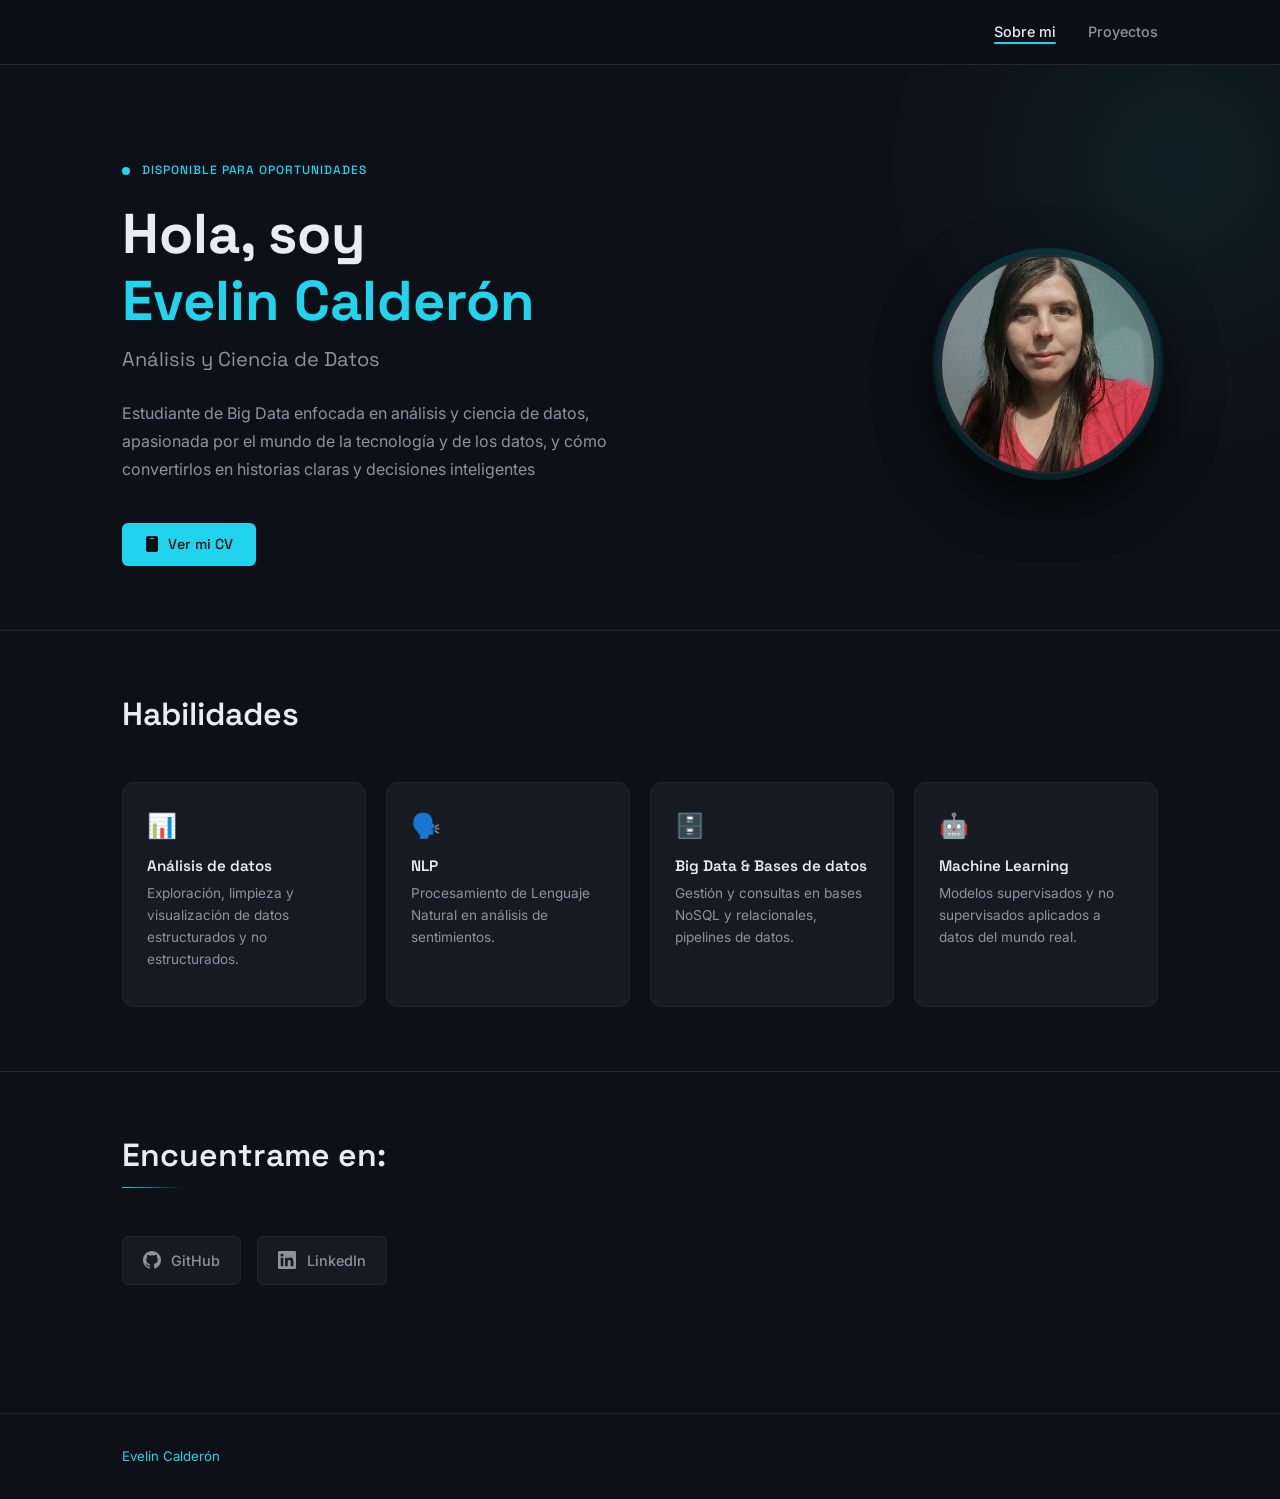
<file: index.html>
<!DOCTYPE html>
<html lang="es">
<head>
  <meta charset="UTF-8" />
  <meta name="viewport" content="width=device-width, initial-scale=1.0" />
  <title>Evelin Calderón — Data Scientist</title>
  <link rel="stylesheet" href="styles.css" />
</head>
<body>

  <!-- ========== NAVBAR ========== -->
  <nav class="navbar">
    <div class="container">
      <a href="index.html" class="nav-logo">
      </a>
      <ul class="nav-links">
        <li><a href="index.html" class="active">Sobre mi</a></li>
        <li><a href="proyectos.html">Proyectos</a></li>
      </ul>
    </div>
  </nav>

  <!-- ========== HERO ========== -->
  <section class="hero">
    <div class="container">
      <div class="hero-inner">
        <div>
          <div class="hero-eyebrow">
            <span class="dot"></span>
            <span class="label-code">disponible para oportunidades</span>
          </div>

          <h1>
            Hola, soy<br>
            <span class="accent">Evelin Calderón</span>
          </h1>

          <p class="hero-role">
            Análisis y Ciencia de Datos
          </p>

          <p class="hero-bio">
            Estudiante de Big Data enfocada en análisis y ciencia de datos, apasionada por el mundo de la 
            tecnología y de los datos, y cómo convertirlos en historias claras y decisiones inteligentes
          </p>

          <div class="hero-actions">
            <a href="https://drive.google.com/file/d/1SoxN4T8nd9CehnZguP4x5oSn576k_mSz/view?usp=sharing" 
              target="_blank" 
              rel="noopener" 
              class="btn btn-primary">
              <svg xmlns="http://www.w3.org/2000/svg" width="16" height="16" fill="currentColor" viewBox="0 0 16 16">
                <path d="M2 2a2 2 0 0 1 2-2h8a2 2 0 0 1 2 2v12a2 2 0 0 1-2 2H4a2 2 0 0 1-2-2V2zm4.5 0a.5.5 0 0 0 0 1h3a.5.5 0 0 0 0-1h-3z"/>
              </svg>
              Ver mi CV
            </a>
          </div>
        </div>

        <div class="avatar-placeholder">
          <svg xmlns="http://www.w3.org/2000/svg" fill="currentColor" viewBox="0 0 16 16">
            <img src="Captura de pantalla 2026-03-30 173824.jpg" alt="Evelin Calderón" class="hero-avatar" />
          </svg>
        </div>
      </div>
    </div>
  </section>

  <!-- ========== HABILIDADES ========== -->
  <section class="skills-section">
    <div class="container">
      <div class="section-header">
        <h2>Habilidades</h2>
      </div>

      <div class="skills-grid">
        <div class="skill-card fade-in">
          <div class="skill-card-icon">📊</div>
          <h3>Análisis de datos</h3>
          <p style="font-size:0.85rem; color:var(--text-secondary);">Exploración, limpieza y visualización de datos estructurados y no estructurados.</p>
          <div class="skill-tags">
          </div>
        </div>

        <div class="skill-card fade-in">
          <div class="skill-card-icon">🗣️</div>
          <h3>NLP</h3>
          <p style="font-size:0.85rem; color:var(--text-secondary);">Procesamiento de Lenguaje Natural en análisis de sentimientos.</p>
          <div class="skill-tags">
          </div>
        </div>

        <div class="skill-card fade-in">
          <div class="skill-card-icon">🗄️</div>
          <h3>Big Data & Bases de datos</h3>
          <p style="font-size:0.85rem; color:var(--text-secondary);">Gestión y consultas en bases NoSQL y relacionales, pipelines de datos.</p>
          <div class="skill-tags">
          </div>
        </div>

        <div class="skill-card fade-in">
          <div class="skill-card-icon">🤖</div>
          <h3>Machine Learning</h3>
          <p style="font-size:0.85rem; color:var(--text-secondary);">Modelos supervisados y no supervisados aplicados a datos del mundo real.</p>
          <div class="skill-tags">
          </div>
        </div>

      </div>
    </div>
  </section>

  <!-- ========== REDES SOCIALES ========== -->
  <section class="social-section">
    <div class="container">
      <div class="section-header">
        <h2>Encuentrame en:</h2>
        <div class="section-divider"></div>
      </div>

      <div class="social-grid">
        <!-- GitHub -->
        <a href="https://github.com/evecalderonrojas" target="_blank" rel="noopener" class="social-link">
          <svg viewBox="0 0 24 24" fill="currentColor">
            <path d="M12 0C5.37 0 0 5.37 0 12c0 5.3 3.438 9.8 8.205 11.385.6.113.82-.258.82-.577v-2.165c-3.338.726-4.033-1.416-4.033-1.416-.546-1.387-1.333-1.756-1.333-1.756-1.089-.745.083-.729.083-.729 1.205.084 1.839 1.237 1.839 1.237 1.07 1.834 2.807 1.304 3.492.997.107-.775.418-1.305.762-1.604-2.665-.305-5.467-1.334-5.467-5.931 0-1.311.469-2.381 1.236-3.221-.124-.303-.535-1.524.117-3.176 0 0 1.008-.322 3.301 1.23A11.509 11.509 0 0 1 12 5.803c1.02.005 2.047.138 3.006.404 2.291-1.552 3.297-1.23 3.297-1.23.653 1.653.242 2.874.118 3.176.77.84 1.235 1.911 1.235 3.221 0 4.609-2.807 5.624-5.479 5.921.43.372.823 1.102.823 2.222v3.293c0 .319.192.694.801.576C20.566 21.797 24 17.3 24 12c0-6.63-5.37-12-12-12z"/>
          </svg>
          GitHub
        </a>

        <!-- LinkedIn -->
        <a href="https://www.linkedin.com/in/evelincalderonrojas/" target="_blank" rel="noopener" class="social-link">
          <svg viewBox="0 0 24 24" fill="currentColor">
            <path d="M20.447 20.452h-3.554v-5.569c0-1.328-.027-3.037-1.852-3.037-1.853 0-2.136 1.445-2.136 2.939v5.667H9.351V9h3.414v1.561h.046c.477-.9 1.637-1.85 3.37-1.85 3.601 0 4.267 2.37 4.267 5.455v6.286zM5.337 7.433a2.062 2.062 0 0 1-2.063-2.065 2.064 2.064 0 1 1 2.063 2.065zm1.782 13.019H3.555V9h3.564v11.452zM22.225 0H1.771C.792 0 0 .774 0 1.729v20.542C0 23.227.792 24 1.771 24h20.451C23.2 24 24 23.227 24 22.271V1.729C24 .774 23.2 0 22.222 0h.003z"/>
          </svg>
          LinkedIn
        </a>

        
      </div>
    </div>
  </section>

  <!-- ========== FOOTER ========== -->
  <footer>
    <div class="container">
      <div class="footer-inner">
        <p class="footer-copy">
          <span>Evelin Calderón</span> 
        </p>
      </div>
    </div>
  </footer>

  <script>
    // Scroll reveal
    const observer = new IntersectionObserver((entries) => {
      entries.forEach(e => { if (e.isIntersecting) e.target.classList.add('visible'); });
    }, { threshold: 0.1 });
    document.querySelectorAll('.fade-in').forEach(el => observer.observe(el));
  </script>

</body>
</html>
</file>
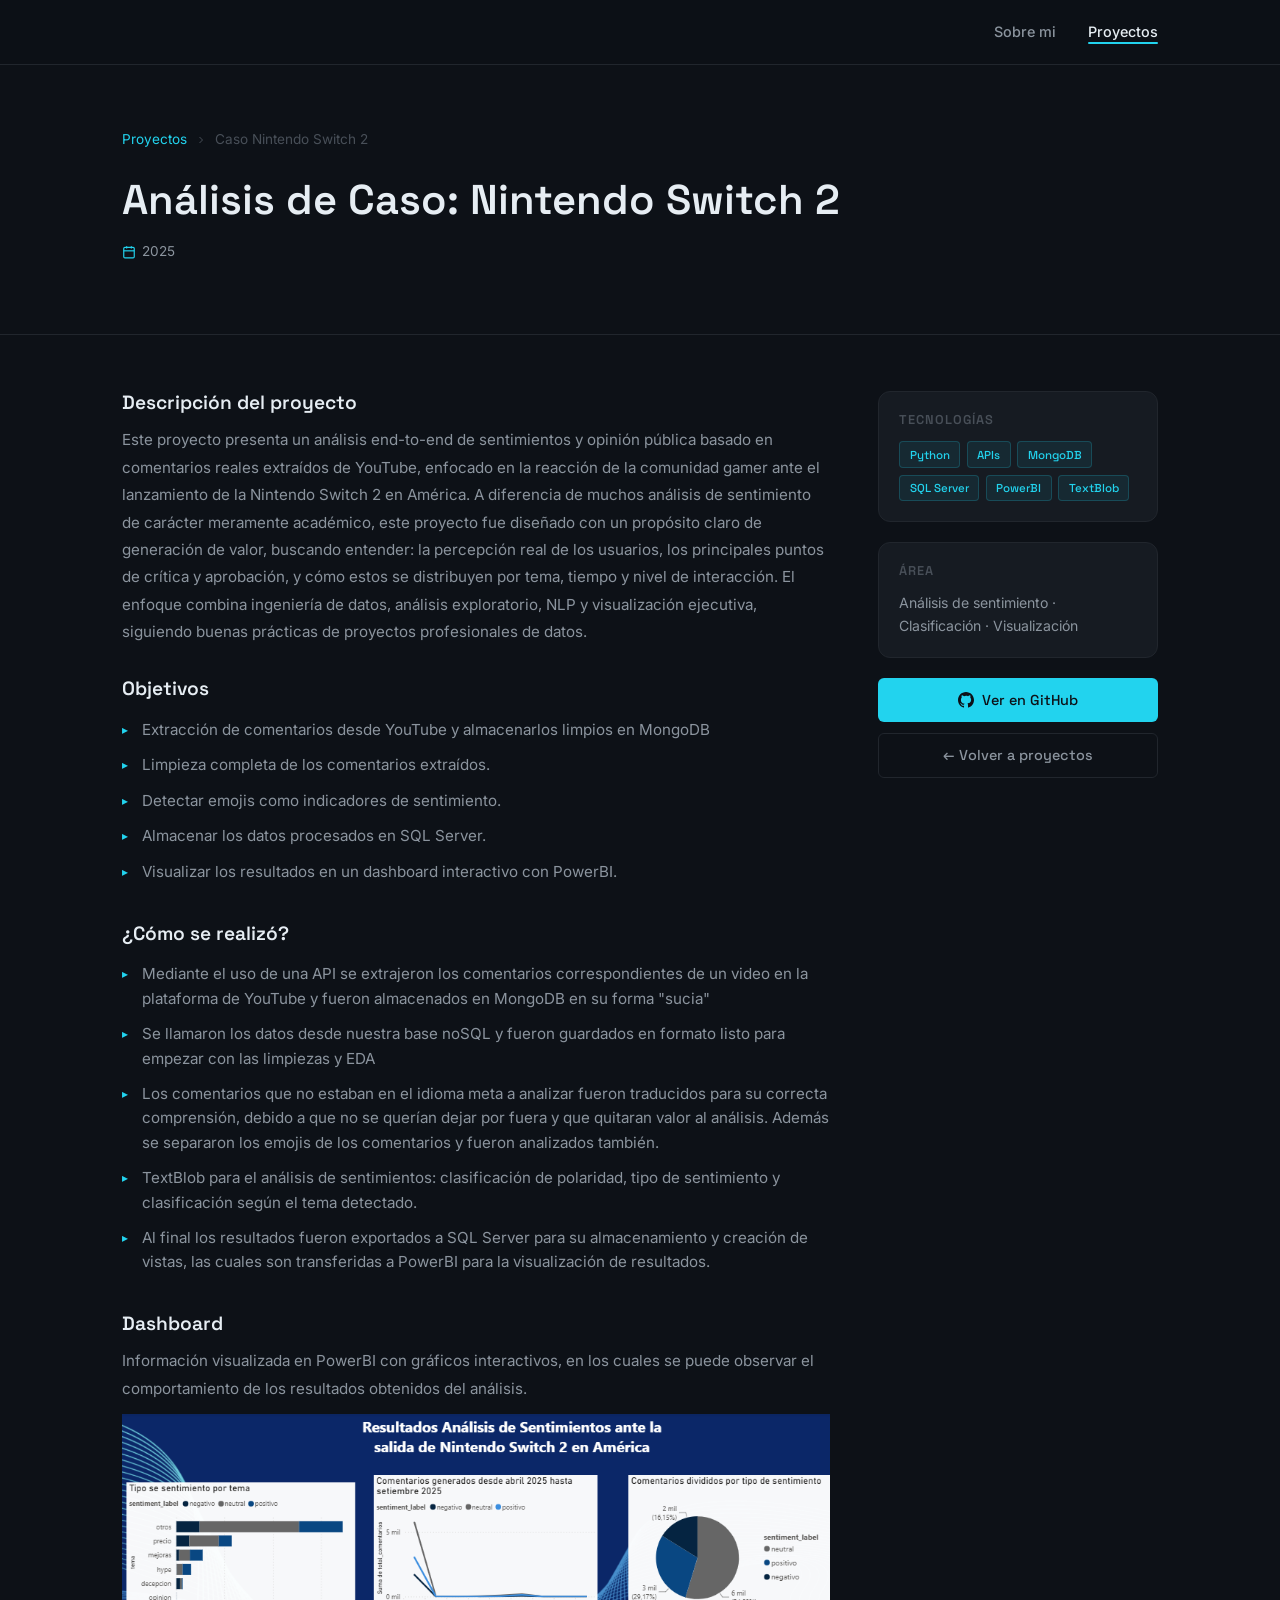
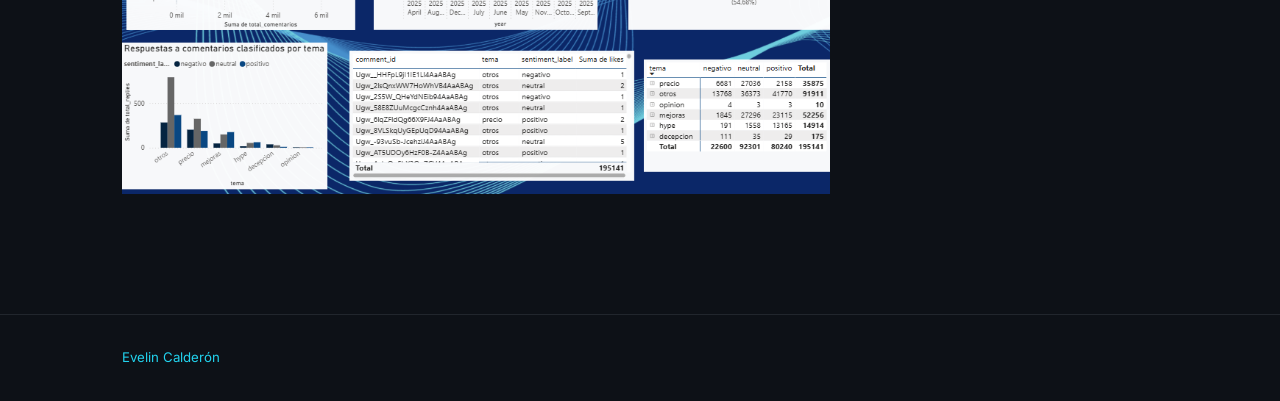
<file: proyecto-analisis-nintendo.html>
<!DOCTYPE html>
<html lang="es">
<head>
  <meta charset="UTF-8" />
  <meta name="viewport" content="width=device-width, initial-scale=1.0" />
  <title>Análisis de reseñas turísticas — Evelin Calderón</title>
  <link rel="stylesheet" href="styles.css" />
</head>
<body>

  <nav class="navbar">
    <div class="container">
      <a href="index.html" class="nav-logo"></a>
      <ul class="nav-links">
        <li><a href="index.html">Sobre mi</a></li>
        <li><a href="proyectos.html" class="active">Proyectos</a></li>
      </ul>
    </div>
  </nav>

  <!-- ========== DETAIL HERO ========== -->
  <div class="project-detail-hero">
    <div class="container">
      <nav class="breadcrumb">
        <a href="proyectos.html">Proyectos</a>
        <svg viewBox="0 0 24 24" fill="none" stroke="currentColor" stroke-width="2"><path d="M9 18l6-6-6-6"/></svg>
        <span>Caso Nintendo Switch 2</span>
      </nav>

      
      <h1>Análisis de Caso: Nintendo Switch 2</h1>

      <div class="project-meta">
        <div class="meta-item">
          <svg viewBox="0 0 24 24" fill="none" stroke="currentColor" stroke-width="2"><rect x="3" y="4" width="18" height="18" rx="2" ry="2"/><line x1="16" y1="2" x2="16" y2="6"/><line x1="8" y1="2" x2="8" y2="6"/><line x1="3" y1="10" x2="21" y2="10"/></svg>
          2025
        </div>
      </div>
    </div>
  </div>

  <!-- ========== BODY ========== -->
  <div class="project-detail-body">
    <div class="container">
      <div class="detail-layout">

        <!-- CONTENIDO PRINCIPAL -->
        <div class="detail-content">
          <h2>Descripción del proyecto</h2>
          <p>
            Este proyecto presenta un análisis end-to-end de sentimientos y opinión pública basado en comentarios reales extraídos de YouTube, 
            enfocado en la reacción de la comunidad gamer ante el lanzamiento de la Nintendo Switch 2 en América.
            
            A diferencia de muchos análisis de sentimiento de carácter meramente académico, este proyecto fue diseñado con un propósito claro de generación de valor, buscando entender: 
            la percepción real de los usuarios, los principales puntos de crítica y aprobación, y cómo estos se distribuyen por tema, tiempo y nivel de interacción.
            
            El enfoque combina ingeniería de datos, análisis exploratorio, NLP y visualización ejecutiva, siguiendo buenas prácticas de proyectos profesionales de datos.
          </p>

          <h2>Objetivos</h2>
          <ul>
            <li>Extracción de comentarios desde YouTube y almacenarlos limpios en MongoDB</li>
            <li>Limpieza completa de los comentarios extraídos.</li>
            <li>Detectar emojis como indicadores de sentimiento.</li>
            <li>Almacenar los datos procesados en SQL Server.</li>
            <li>Visualizar los resultados en un dashboard interactivo con PowerBI.</li>
          </ul>

          <h2>¿Cómo se realizó?</h2>
          <ul>
            <li>Mediante el uso de una API se extrajeron los comentarios correspondientes de un video en la plataforma de YouTube y fueron almacenados
              en MongoDB en su forma "sucia"
            </li> 
            <li>Se llamaron los datos desde nuestra base noSQL y fueron guardados en formato listo para empezar con las limpiezas y EDA</li>
            <li>Los comentarios que no estaban en el idioma meta a analizar fueron traducidos para su correcta comprensión, 
              debido a que no se querían dejar por fuera y que quitaran valor al análisis. Además se separaron los emojis de los 
              comentarios y fueron analizados también.
            </li>
            <li>TextBlob para el análisis de sentimientos: clasificación de polaridad, tipo de sentimiento y clasificación según el tema detectado.</li>
            <li>Al final los resultados fueron exportados a SQL Server para su almacenamiento y creación de 
              vistas, las cuales son transferidas a PowerBI para la visualización de resultados.
            </li>
          </ul>

          <h2>Dashboard</h2>
          <p>
            Información visualizada en PowerBI con gráficos interactivos, en los cuales se puede observar el
            comportamiento de los resultados obtenidos del análisis. 
          </p>

          <img src="Captura de pantalla 2026-06-19 220308.png" />

          
        </div>

        <!-- SIDEBAR -->
        <aside class="detail-sidebar">
          <div class="sidebar-card">
            <h4>Tecnologías</h4>
            <div class="tag-list">
              <span class="tag">Python</span>
              <span class="tag">APIs</span>
              <span class="tag">MongoDB</span>
              <span class="tag">SQL Server</span>
              <span class="tag">PowerBI</span>
              <span class="tag">TextBlob</span>
            </div>
          </div>

          <div class="sidebar-card">
            <h4>Área</h4>
            <p style="font-size:0.88rem; color:var(--text-secondary);">Análisis de sentimiento · Clasificación · Visualización</p>
          </div>

          <div class="sidebar-actions">
            <a href="https://github.com/EveCalderonRojas/AnalisisSentimientosYT" target="_blank" class="btn btn-primary">
              <svg viewBox="0 0 24 24" fill="currentColor" width="16" height="16"><path d="M12 0C5.37 0 0 5.37 0 12c0 5.3 3.438 9.8 8.205 11.385.6.113.82-.258.82-.577v-2.165c-3.338.726-4.033-1.416-4.033-1.416-.546-1.387-1.333-1.756-1.333-1.756-1.089-.745.083-.729.083-.729 1.205.084 1.839 1.237 1.839 1.237 1.07 1.834 2.807 1.304 3.492.997.107-.775.418-1.305.762-1.604-2.665-.305-5.467-1.334-5.467-5.931 0-1.311.469-2.381 1.236-3.221-.124-.303-.535-1.524.117-3.176 0 0 1.008-.322 3.301 1.23A11.509 11.509 0 0 1 12 5.803c1.02.005 2.047.138 3.006.404 2.291-1.552 3.297-1.23 3.297-1.23.653 1.653.242 2.874.118 3.176.77.84 1.235 1.911 1.235 3.221 0 4.609-2.807 5.624-5.479 5.921.43.372.823 1.102.823 2.222v3.293c0 .319.192.694.801.576C20.566 21.797 24 17.3 24 12c0-6.63-5.37-12-12-12z"/></svg>
              Ver en GitHub
            </a>
            <a href="proyectos.html" class="btn btn-ghost">← Volver a proyectos</a>
          </div>
        </aside>

      </div>
    </div>
  </div>

  <footer>
    <div class="container">
      <div class="footer-inner">
        <p class="footer-copy"><span>Evelin Calderón</span></p>
        <div class="footer-links">
        </div>
      </div>
    </div>
  </footer>

</body>
</html>
</file>
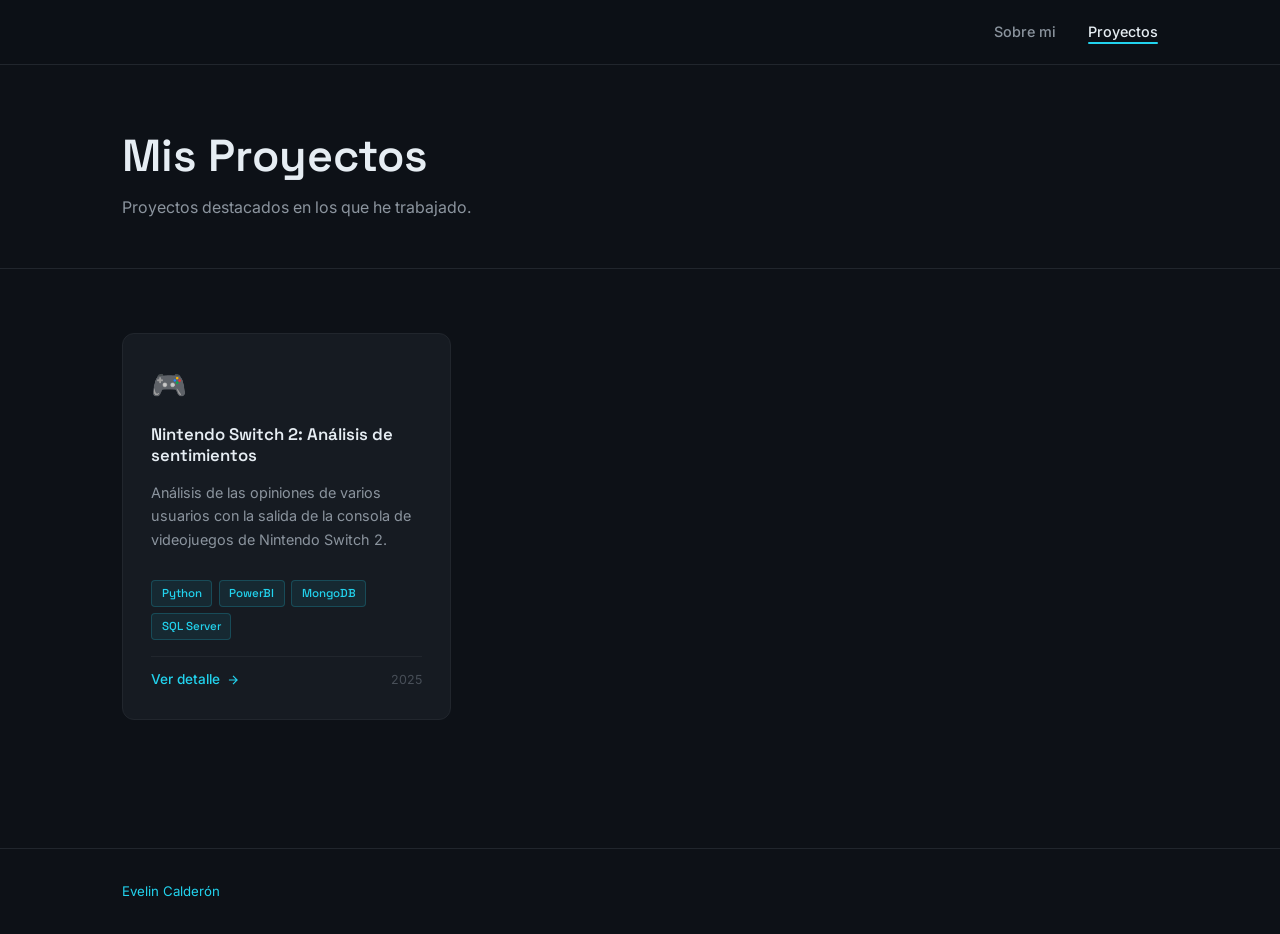
<file: proyectos.html>
<!DOCTYPE html>
<html lang="es">
<head>
  <meta charset="UTF-8" />
  <meta name="viewport" content="width=device-width, initial-scale=1.0" />
  <title>Proyectos — Evelin Calderón</title>
  <link rel="stylesheet" href="styles.css" />
</head>
<body>

  <!-- ========== NAVBAR ========== -->
  <nav class="navbar">
    <div class="container">
      <a href="index.html" class="nav-logo"></a>
      <ul class="nav-links">
        <li><a href="index.html">Sobre mi</a></li>
        <li><a href="proyectos.html" class="active">Proyectos</a></li>
      </ul>
    </div>
  </nav>

  <!-- ========== PAGE HERO ========== -->
  <div class="page-hero">
    <div class="container">
      <h1>Mis Proyectos</h1>
      <p>Proyectos destacados en los que he trabajado.</p>
    </div>
  </div>

  <!-- ========== GRID DE PROYECTOS ========== -->
  <section class="projects-section">
    <div class="container">
      <div class="projects-grid">

        
        <!-- PROYECTO 1 — placeholder para TFG -->
        <a href="proyecto-analisis-nintendo.html" class="project-card fade-in">
          <div class="project-card-top">
            <span class="project-icon">🎮</span>
          </div>
          <h3>Nintendo Switch 2: Análisis de sentimientos</h3>
          <p>
            Análisis de las opiniones de varios usuarios con la salida de la consola de videojuegos
            de Nintendo Switch 2.
          </p>
          <div class="skill-tags">
            <span class="tag">Python</span>
            <span class="tag">PowerBI</span>
            <span class="tag">MongoDB</span>
            <span class="tag">SQL Server</span>
          </div>
          <div class="project-card-footer">
            <span class="project-link">
              Ver detalle
              <svg viewBox="0 0 24 24" fill="none" stroke="currentColor" stroke-width="2"><path d="M5 12h14M12 5l7 7-7 7"/></svg>
            </span>
            <span style="font-size:0.78rem; color:var(--text-muted);">2025</span>
          </div>
        </a>

      </div>
    </div>
  </section>

  <!-- ========== FOOTER ========== -->
  <footer>
    <div class="container">
      <div class="footer-inner">
        <p class="footer-copy"><span>Evelin Calderón</span></p>
        <div class="footer-links">
        </div>
      </div>
    </div>
  </footer>

  <script>
    const observer = new IntersectionObserver((entries) => {
      entries.forEach(e => { if (e.isIntersecting) e.target.classList.add('visible'); });
    }, { threshold: 0.1 });
    document.querySelectorAll('.fade-in').forEach(el => observer.observe(el));
  </script>

</body>
</html>
</file>
<file: styles.css>
/* ============================================================
   PORTAFOLIO — Evelin Calderón
   Paleta: Dark (#0D1117) + Cyan (#22D3EE)
   Tipografía: Space Grotesk + Inter
   ============================================================ */

@import url('https://fonts.googleapis.com/css2?family=Space+Grotesk:wght@300;400;500;600;700&family=Inter:wght@300;400;500;600&display=swap');

/* ---- TOKENS ---- */
:root {
  --bg-base:       #0D1117;
  --bg-surface:    #161B22;
  --bg-elevated:   #1C2333;
  --border:        #21262D;
  --text-primary:  #E6EDF3;
  --text-secondary:#8B949E;
  --text-muted:    #484F58;
  --accent:        #22D3EE;
  --accent-dark:   #0891B2;
  --accent-glow:   rgba(34, 211, 238, 0.15);
  --accent-subtle: rgba(34, 211, 238, 0.08);
  --danger:        #F85149;
  --success:       #3FB950;

  --font-display: 'Space Grotesk', sans-serif;
  --font-body:    'Inter', sans-serif;

  --radius-sm:  6px;
  --radius-md:  12px;
  --radius-lg:  20px;
  --transition: 0.2s ease;
}

/* ---- RESET ---- */
*, *::before, *::after { box-sizing: border-box; margin: 0; padding: 0; }

html { scroll-behavior: smooth; }

body {
  font-family: var(--font-body);
  background-color: var(--bg-base);
  color: var(--text-primary);
  line-height: 1.6;
  min-height: 100vh;
  -webkit-font-smoothing: antialiased;
}

img { display: block; max-width: 100%; }
a  { color: inherit; text-decoration: none; }
ul { list-style: none; }

/* ---- TIPOGRAFÍA ---- */
h1, h2, h3, h4 {
  font-family: var(--font-display);
  font-weight: 600;
  line-height: 1.2;
}

.label-code {
  font-family: 'Space Grotesk', monospace;
  font-size: 0.75rem;
  font-weight: 500;
  color: var(--accent);
  letter-spacing: 0.08em;
  text-transform: uppercase;
}

/* ---- LAYOUT ---- */
.container {
  max-width: 1100px;
  margin: 0 auto;
  padding: 0 2rem;
}

/* ============================================================
   NAVBAR
   ============================================================ */
.navbar {
  position: sticky;
  top: 0;
  z-index: 100;
  background: rgba(13, 17, 23, 0.85);
  backdrop-filter: blur(12px);
  -webkit-backdrop-filter: blur(12px);
  border-bottom: 1px solid var(--border);
}

.navbar .container {
  display: flex;
  align-items: center;
  justify-content: space-between;
  height: 64px;
}

.nav-logo {
  font-family: var(--font-display);
  font-weight: 700;
  font-size: 1.1rem;
  color: var(--text-primary);
  display: flex;
  align-items: center;
  gap: 0.5rem;
}

.nav-logo span {
  color: var(--accent);
}

.nav-links {
  display: flex;
  gap: 2rem;
  align-items: center;
}

.nav-links a {
  font-size: 0.9rem;
  font-weight: 500;
  color: var(--text-secondary);
  transition: color var(--transition);
  position: relative;
}

.nav-links a::after {
  content: '';
  position: absolute;
  bottom: -4px;
  left: 0;
  width: 0;
  height: 2px;
  background: var(--accent);
  transition: width var(--transition);
  border-radius: 2px;
}

.nav-links a:hover,
.nav-links a.active {
  color: var(--text-primary);
}

.nav-links a:hover::after,
.nav-links a.active::after {
  width: 100%;
}

/* ============================================================
   HERO — index.html
   ============================================================ */
.hero {
  padding: 6rem 0 4rem;
  position: relative;
  overflow: hidden;
}

.hero::before {
  content: '';
  position: absolute;
  top: -200px;
  right: -200px;
  width: 600px;
  height: 600px;
  background: radial-gradient(circle, rgba(34,211,238,0.07) 0%, transparent 70%);
  pointer-events: none;
}

.hero-inner {
  display: grid;
  grid-template-columns: 1fr auto;
  gap: 3rem;
  align-items: center;
}

.hero-eyebrow {
  display: flex;
  align-items: center;
  gap: 0.75rem;
  margin-bottom: 1.25rem;
}

.hero-eyebrow .dot {
  width: 8px;
  height: 8px;
  border-radius: 50%;
  background: var(--accent);
  animation: pulse 2.5s ease-in-out infinite;
}

@keyframes pulse {
  0%, 100% { opacity: 1; transform: scale(1); }
  50% { opacity: 0.4; transform: scale(0.85); }
}

.hero h1 {
  font-size: clamp(2.2rem, 5vw, 3.5rem);
  font-weight: 700;
  margin-bottom: 0.5rem;
}

.hero h1 .accent {
  color: var(--accent);
}

.hero-role {
  font-family: var(--font-display);
  font-size: clamp(1rem, 2vw, 1.25rem);
  font-weight: 400;
  color: var(--text-secondary);
  margin-bottom: 1.5rem;
}

.hero-bio {
  font-size: 1rem;
  color: var(--text-secondary);
  max-width: 520px;
  line-height: 1.75;
  margin-bottom: 2.5rem;
}

.hero-actions {
  display: flex;
  gap: 1rem;
  flex-wrap: wrap;
}

/* Foto / avatar */
.hero-avatar {
  width: 220px;
  height: 220px;
  border-radius: 50%;
  border: 2px solid var(--border);
  object-fit: cover;
  box-shadow: 0 0 0 6px var(--accent-subtle), 0 20px 60px rgba(0,0,0,0.5);
  flex-shrink: 0;
}

.avatar-placeholder {
  width: 220px;
  height: 220px;
  border-radius: 50%;
  border: 2px solid var(--border);
  background: var(--bg-surface);
  display: flex;
  align-items: center;
  justify-content: center;
  box-shadow: 0 0 0 6px var(--accent-subtle), 0 20px 60px rgba(0,0,0,0.5);
  flex-shrink: 0;
}

.avatar-placeholder svg {
  width: 80px;
  height: 80px;
  color: var(--text-muted);
}

/* ---- BOTONES ---- */
.btn {
  display: inline-flex;
  align-items: center;
  gap: 0.5rem;
  padding: 0.65rem 1.4rem;
  border-radius: var(--radius-sm);
  font-family: var(--font-display);
  font-size: 0.9rem;
  font-weight: 500;
  cursor: pointer;
  border: none;
  transition: all var(--transition);
  white-space: nowrap;
}

.btn-primary {
  background: var(--accent);
  color: #0D1117;
}

.btn-primary:hover {
  background: #38BDF8;
  transform: translateY(-1px);
  box-shadow: 0 6px 20px rgba(34,211,238,0.25);
}

.btn-ghost {
  background: transparent;
  color: var(--text-secondary);
  border: 1px solid var(--border);
}

.btn-ghost:hover {
  color: var(--text-primary);
  border-color: var(--text-muted);
  background: var(--bg-surface);
}

/* ============================================================
   SEPARADOR DE SECCIÓN (firma visual)
   ============================================================ */
.section-header {
  margin-bottom: 3rem;
}

.section-code-label {
  font-family: var(--font-display);
  font-size: 0.78rem;
  color: var(--accent);
  letter-spacing: 0.1em;
  margin-bottom: 0.6rem;
  opacity: 0.8;
}

.section-code-label::before {
  content: '// ';
  opacity: 0.5;
}

.section-header h2 {
  font-size: clamp(1.5rem, 3vw, 2rem);
  color: var(--text-primary);
}

.section-divider {
  height: 1px;
  background: linear-gradient(to right, var(--accent), transparent);
  margin: 0.75rem 0 0;
  width: 60px;
}

/* ============================================================
   SECCIÓN HABILIDADES — index.html
   ============================================================ */
.skills-section {
  padding: 4rem 0;
  border-top: 1px solid var(--border);
}

.skills-grid {
  display: grid;
  grid-template-columns: repeat(auto-fit, minmax(220px, 1fr));
  gap: 1.25rem;
}

.skill-card {
  background: var(--bg-surface);
  border: 1px solid var(--border);
  border-radius: var(--radius-md);
  padding: 1.5rem;
  transition: border-color var(--transition), transform var(--transition);
}

.skill-card:hover {
  border-color: var(--accent);
  transform: translateY(-2px);
}

.skill-card-icon {
  font-size: 1.5rem;
  margin-bottom: 0.75rem;
}

.skill-card h3 {
  font-size: 0.95rem;
  font-weight: 600;
  margin-bottom: 0.5rem;
  color: var(--text-primary);
}

.skill-tags {
  display: flex;
  flex-wrap: wrap;
  gap: 0.4rem;
  margin-top: 0.75rem;
}

.tag {
  font-family: var(--font-display);
  font-size: 0.72rem;
  font-weight: 500;
  padding: 0.2rem 0.6rem;
  border-radius: 4px;
  background: var(--accent-subtle);
  color: var(--accent);
  border: 1px solid rgba(34,211,238,0.2);
}

/* ============================================================
   REDES / LINKS SOCIALES
   ============================================================ */
.social-section {
  padding: 4rem 0;
  border-top: 1px solid var(--border);
}

.social-grid {
  display: flex;
  flex-wrap: wrap;
  gap: 1rem;
}

.social-link {
  display: flex;
  align-items: center;
  gap: 0.65rem;
  padding: 0.75rem 1.25rem;
  background: var(--bg-surface);
  border: 1px solid var(--border);
  border-radius: var(--radius-sm);
  font-size: 0.9rem;
  font-weight: 500;
  color: var(--text-secondary);
  transition: all var(--transition);
}

.social-link:hover {
  color: var(--accent);
  border-color: var(--accent);
  background: var(--accent-subtle);
}

.social-link svg {
  width: 18px;
  height: 18px;
  flex-shrink: 0;
}

/* ============================================================
   PÁGINA PROYECTOS
   ============================================================ */
.page-hero {
  padding: 4rem 0 3rem;
  border-bottom: 1px solid var(--border);
}

.page-hero h1 {
  font-size: clamp(1.8rem, 4vw, 2.8rem);
  margin-bottom: 0.75rem;
}

.page-hero p {
  color: var(--text-secondary);
  max-width: 500px;
}

.projects-section {
  padding: 4rem 0;
}

.projects-grid {
  display: grid;
  grid-template-columns: repeat(auto-fill, minmax(320px, 1fr));
  gap: 1.5rem;
}

.project-card {
  background: var(--bg-surface);
  border: 1px solid var(--border);
  border-radius: var(--radius-md);
  padding: 1.75rem;
  display: flex;
  flex-direction: column;
  gap: 1rem;
  transition: border-color var(--transition), transform var(--transition), box-shadow var(--transition);
  cursor: pointer;
}

.project-card:hover {
  border-color: var(--accent);
  transform: translateY(-3px);
  box-shadow: 0 8px 30px rgba(0,0,0,0.3);
}

.project-card-top {
  display: flex;
  justify-content: space-between;
  align-items: flex-start;
}

.project-icon {
  font-size: 1.8rem;
}

.project-status {
  font-family: var(--font-display);
  font-size: 0.7rem;
  font-weight: 500;
  padding: 0.2rem 0.6rem;
  border-radius: 100px;
  background: rgba(63, 185, 80, 0.1);
  color: var(--success);
  border: 1px solid rgba(63, 185, 80, 0.3);
}

.project-status.wip {
  background: rgba(255, 184, 0, 0.1);
  color: #FFB800;
  border-color: rgba(255, 184, 0, 0.3);
}

.project-card h3 {
  font-size: 1.05rem;
  font-weight: 600;
  color: var(--text-primary);
}

.project-card p {
  font-size: 0.9rem;
  color: var(--text-secondary);
  line-height: 1.65;
  flex: 1;
}

.project-card-footer {
  display: flex;
  justify-content: space-between;
  align-items: center;
  padding-top: 0.75rem;
  border-top: 1px solid var(--border);
}

.project-link {
  display: flex;
  align-items: center;
  gap: 0.4rem;
  font-size: 0.85rem;
  font-weight: 500;
  color: var(--accent);
  transition: gap var(--transition);
}

.project-link:hover {
  gap: 0.65rem;
}

.project-link svg {
  width: 14px;
  height: 14px;
}

/* ============================================================
   DETALLE DE PROYECTO
   ============================================================ */
.project-detail-hero {
  padding: 4rem 0 3rem;
  border-bottom: 1px solid var(--border);
}

.breadcrumb {
  display: flex;
  align-items: center;
  gap: 0.5rem;
  font-size: 0.85rem;
  color: var(--text-muted);
  margin-bottom: 1.5rem;
}

.breadcrumb a {
  color: var(--accent);
  transition: opacity var(--transition);
}

.breadcrumb a:hover { opacity: 0.7; }

.breadcrumb svg {
  width: 12px;
  height: 12px;
}

.project-detail-hero h1 {
  font-size: clamp(1.8rem, 4vw, 2.6rem);
  margin-bottom: 1rem;
}

.project-meta {
  display: flex;
  flex-wrap: wrap;
  gap: 1.25rem;
  margin-bottom: 1.5rem;
}

.meta-item {
  display: flex;
  align-items: center;
  gap: 0.4rem;
  font-size: 0.85rem;
  color: var(--text-secondary);
}

.meta-item svg {
  width: 14px;
  height: 14px;
  color: var(--accent);
}

.project-detail-body {
  padding: 3.5rem 0;
}

.detail-layout {
  display: grid;
  grid-template-columns: 1fr 280px;
  gap: 3rem;
  align-items: start;
}

.detail-content h2 {
  font-size: 1.2rem;
  margin: 2rem 0 0.75rem;
  color: var(--text-primary);
}

.detail-content h2:first-child {
  margin-top: 0;
}

.detail-content p {
  font-size: 0.95rem;
  color: var(--text-secondary);
  line-height: 1.8;
  margin-bottom: 0.75rem;
}

.detail-content ul {
  list-style: none;
  padding: 0;
}

.detail-content ul li {
  font-size: 0.95rem;
  color: var(--text-secondary);
  padding: 0.35rem 0;
  padding-left: 1.25rem;
  position: relative;
}

.detail-content ul li::before {
  content: '▸';
  position: absolute;
  left: 0;
  color: var(--accent);
  font-size: 0.75rem;
  top: 0.45rem;
}

.detail-sidebar {
  position: sticky;
  top: 84px;
  display: flex;
  flex-direction: column;
  gap: 1.25rem;
}

.sidebar-card {
  background: var(--bg-surface);
  border: 1px solid var(--border);
  border-radius: var(--radius-md);
  padding: 1.25rem;
}

.sidebar-card h4 {
  font-size: 0.8rem;
  font-weight: 600;
  color: var(--text-muted);
  text-transform: uppercase;
  letter-spacing: 0.08em;
  margin-bottom: 0.85rem;
}

.sidebar-card .tag-list {
  display: flex;
  flex-wrap: wrap;
  gap: 0.4rem;
}

.sidebar-actions {
  display: flex;
  flex-direction: column;
  gap: 0.65rem;
}

.sidebar-actions .btn {
  justify-content: center;
  width: 100%;
}

/* ============================================================
   PÁGINA CONTACTO
   ============================================================ */
.contact-section {
  padding: 4rem 0;
}

.contact-layout {
  display: grid;
  grid-template-columns: 1fr 1fr;
  gap: 4rem;
  align-items: start;
}

.contact-info p {
  font-size: 0.95rem;
  color: var(--text-secondary);
  line-height: 1.8;
  margin-bottom: 2rem;
}

.contact-items {
  display: flex;
  flex-direction: column;
  gap: 1rem;
}

.contact-item {
  display: flex;
  align-items: center;
  gap: 1rem;
  padding: 1rem 1.25rem;
  background: var(--bg-surface);
  border: 1px solid var(--border);
  border-radius: var(--radius-sm);
  transition: border-color var(--transition);
}

.contact-item:hover {
  border-color: var(--accent);
}

.contact-item-icon {
  width: 38px;
  height: 38px;
  border-radius: var(--radius-sm);
  background: var(--accent-subtle);
  display: flex;
  align-items: center;
  justify-content: center;
  flex-shrink: 0;
}

.contact-item-icon svg {
  width: 18px;
  height: 18px;
  color: var(--accent);
}

.contact-item-text {
  display: flex;
  flex-direction: column;
}

.contact-item-label {
  font-size: 0.75rem;
  color: var(--text-muted);
  font-weight: 500;
  text-transform: uppercase;
  letter-spacing: 0.06em;
  margin-bottom: 0.1rem;
}

.contact-item-value {
  font-size: 0.9rem;
  color: var(--text-primary);
  font-weight: 500;
}

.contact-form-wrapper {
  background: var(--bg-surface);
  border: 1px solid var(--border);
  border-radius: var(--radius-lg);
  padding: 2rem;
}

.contact-form-wrapper h3 {
  font-size: 1.1rem;
  margin-bottom: 1.5rem;
  color: var(--text-primary);
}

.form-group {
  display: flex;
  flex-direction: column;
  gap: 0.4rem;
  margin-bottom: 1.25rem;
}

.form-group label {
  font-size: 0.82rem;
  font-weight: 500;
  color: var(--text-secondary);
  letter-spacing: 0.03em;
}

.form-group input,
.form-group textarea {
  background: var(--bg-elevated);
  border: 1px solid var(--border);
  border-radius: var(--radius-sm);
  padding: 0.7rem 0.9rem;
  font-family: var(--font-body);
  font-size: 0.9rem;
  color: var(--text-primary);
  outline: none;
  transition: border-color var(--transition), box-shadow var(--transition);
  resize: vertical;
}

.form-group input::placeholder,
.form-group textarea::placeholder {
  color: var(--text-muted);
}

.form-group input:focus,
.form-group textarea:focus {
  border-color: var(--accent);
  box-shadow: 0 0 0 3px var(--accent-glow);
}

.form-group textarea {
  min-height: 120px;
}

/* ============================================================
   FOOTER
   ============================================================ */
footer {
  border-top: 1px solid var(--border);
  padding: 2rem 0;
  margin-top: 4rem;
}

.footer-inner {
  display: flex;
  justify-content: space-between;
  align-items: center;
  flex-wrap: wrap;
  gap: 1rem;
}

.footer-copy {
  font-size: 0.83rem;
  color: var(--text-muted);
}

.footer-copy span {
  color: var(--accent);
}

.footer-links {
  display: flex;
  gap: 1.5rem;
}

.footer-links a {
  font-size: 0.83rem;
  color: var(--text-muted);
  transition: color var(--transition);
}

.footer-links a:hover {
  color: var(--text-primary);
}

/* ============================================================
   RESPONSIVE
   ============================================================ */
@media (max-width: 768px) {
  .hero-inner {
    grid-template-columns: 1fr;
    text-align: center;
  }

  .hero-eyebrow {
    justify-content: center;
  }

  .hero-bio {
    margin-left: auto;
    margin-right: auto;
  }

  .hero-actions {
    justify-content: center;
  }

  .avatar-placeholder,
  .hero-avatar {
    margin: 0 auto;
    width: 160px;
    height: 160px;
    order: -1;
  }

  .detail-layout {
    grid-template-columns: 1fr;
  }

  .detail-sidebar {
    position: static;
  }

  .contact-layout {
    grid-template-columns: 1fr;
  }

  .social-grid {
    flex-direction: column;
  }
}

@media (max-width: 480px) {
  .container {
    padding: 0 1.25rem;
  }

  .nav-links {
    gap: 1.25rem;
  }
}

/* ============================================================
   SCROLL REVEAL (clases JS opcionales)
   ============================================================ */
.fade-in {
  opacity: 0;
  transform: translateY(16px);
  transition: opacity 0.5s ease, transform 0.5s ease;
}

.fade-in.visible {
  opacity: 1;
  transform: translateY(0);
}
</file>
